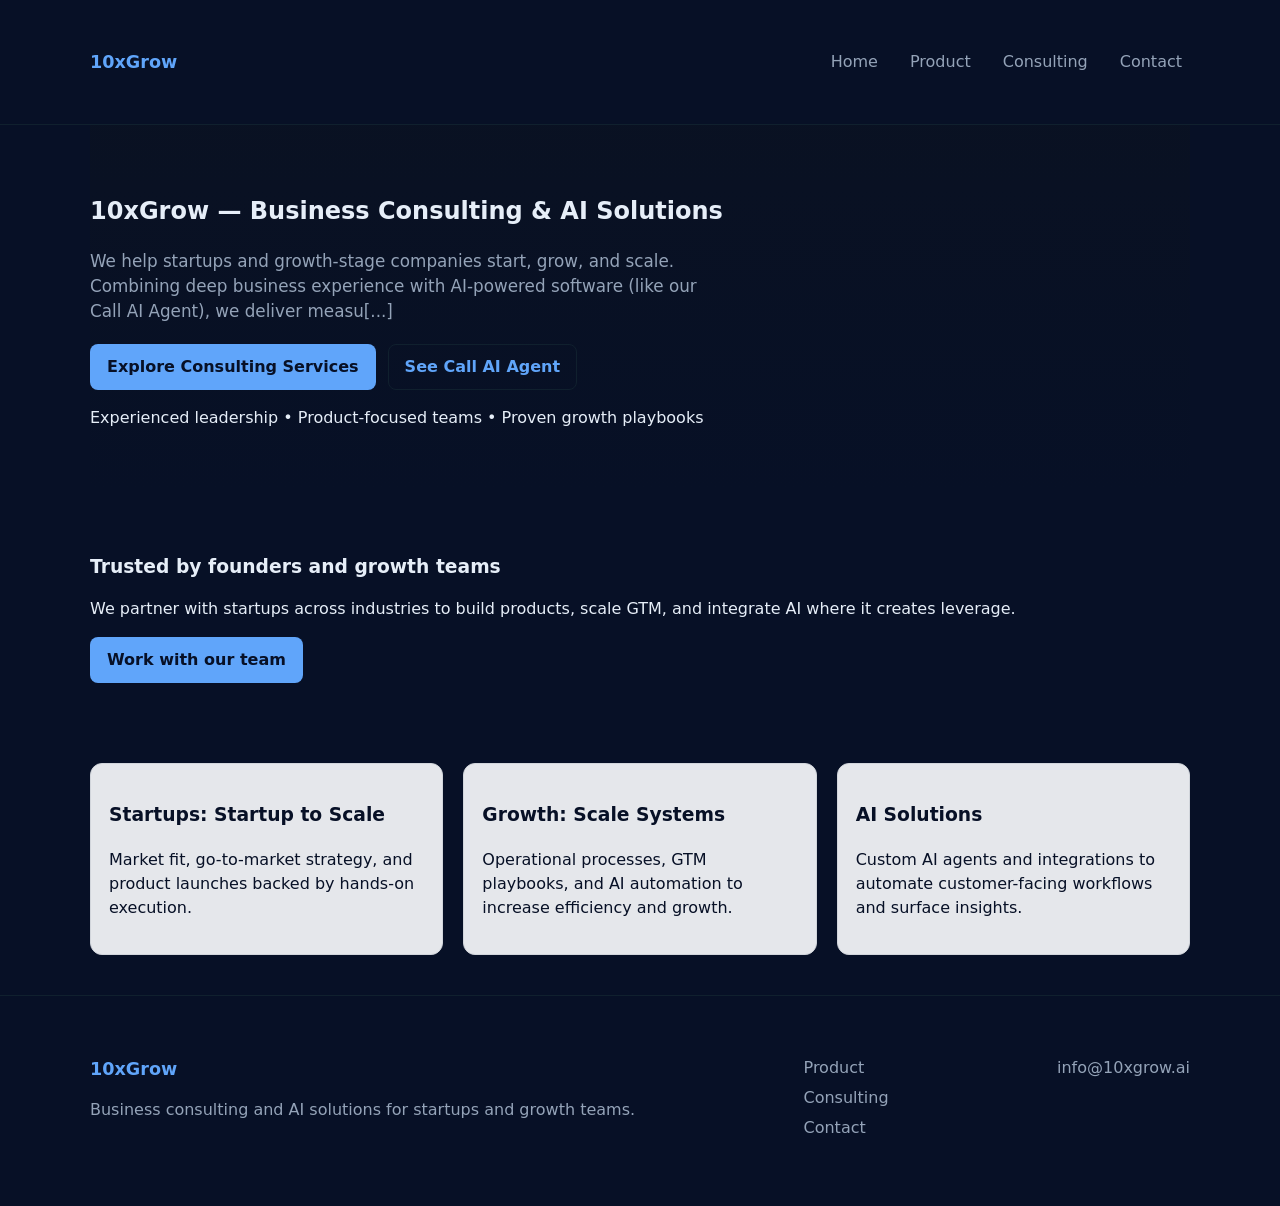
<file: index.html>
<!doctype html>
<html lang="en">
<head>
  <meta charset="utf-8" />
  <meta name="viewport" content="width=device-width,initial-scale=1" />
  <title>10xGrow — Software & AI Agents Micro-SaaS | Call AI Agent & Consulting</title>
  <meta name="description" content="10xGrow helps startups start, grow, and scale through business consulting and AI solutions. Explore our products like Call AI Agent or learn how our consulting t[...]" />
  <link rel="stylesheet" href="styles.css" />
  <link rel="stylesheet" href="product-demo.css" />
  <script defer src="script.js"></script>
</head>
<body>
  <header class="site-header">
    <div class="container header-inner">
      <a class="brand" href="index.html">10xGrow</a>
      <nav class="nav" id="main-nav">
        <a href="index.html" aria-current="page">Home</a>
        <a href="product.html">Product</a>
        <a href="consulting.html">Consulting</a>
        <a href="contact.html">Contact</a>
      </nav>
      <button id="nav-toggle" aria-label="Toggle menu" class="nav-toggle">☰</button>
    </div>
  </header>

  <main>
    <section class="container hero">
      <div class="hero-inner">
        <div class="hero-content">
          <h1>10xGrow — Business Consulting & AI Solutions</h1>
          <p class="lead">We help startups and growth-stage companies start, grow, and scale. Combining deep business experience with AI-powered software (like our Call AI Agent), we deliver measu[...]</p>

          <div class="hero-ctas">
            <a class="btn btn-primary" href="consulting.html" data-cta="hero-consult">Explore Consulting Services</a>
            <a class="btn btn-outline" href="product.html" data-cta="hero-product">See Call AI Agent</a>
          </div>

          <p class="meta">Experienced leadership • Product-focused teams • Proven growth playbooks</p>
        </div>

      </div>
    </section>

    <section class="container trust">
      <div class="trust-inner">
        <div>
          <h3>Trusted by founders and growth teams</h3>
          <p>We partner with startups across industries to build products, scale GTM, and integrate AI where it creates leverage.</p>
          <a class="btn btn-primary" href="consulting.html" data-cta="trust-consult">Work with our team</a>
        </div>
      </div>
    </section>

    <section class="container highlights">
      <div class="grid grid-3">
        <div class="card">
          <h3>Startups: Startup to Scale</h3>
          <p>Market fit, go-to-market strategy, and product launches backed by hands-on execution.</p>
        </div>
        <div class="card">
          <h3>Growth: Scale Systems</h3>
          <p>Operational processes, GTM playbooks, and AI automation to increase efficiency and growth.</p>
        </div>
        <div class="card">
          <h3>AI Solutions</h3>
          <p>Custom AI agents and integrations to automate customer-facing workflows and surface insights.</p>
        </div>
      </div>
    </section>

  </main>

  <footer class="site-footer">
    <div class="container footer-inner">
      <div class="brand-col">
        <a class="brand" href="index.html">10xGrow</a>
        <p>Business consulting and AI solutions for startups and growth teams.</p>
      </div>

      <div class="links-col">
        <a href="product.html">Product</a>
        <a href="consulting.html">Consulting</a>
        <a href="contact.html">Contact</a>
      </div>

      <div class="contact-col">
        <a href="mailto:info@10xgrow.ai">info@10xgrow.ai</a>
      </div>
    </div>
  </footer>

</body>
</html>
</file>
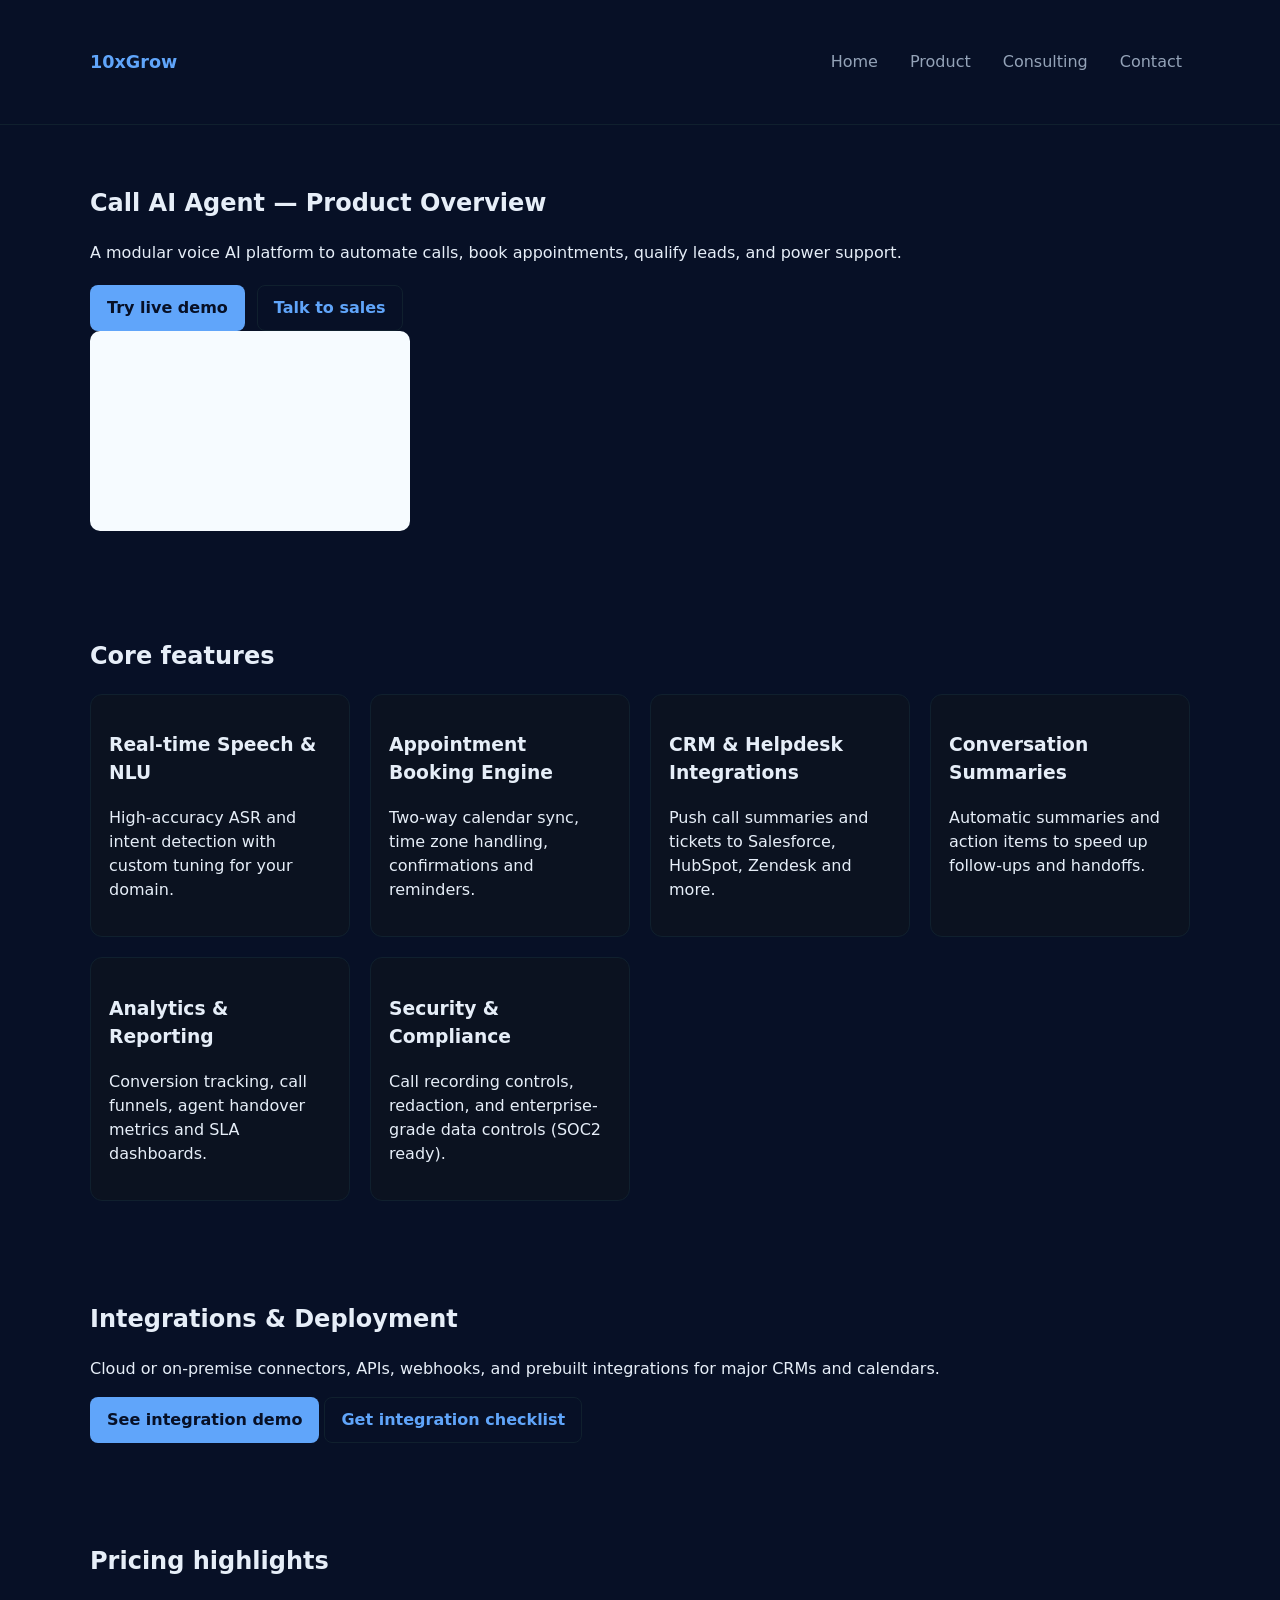
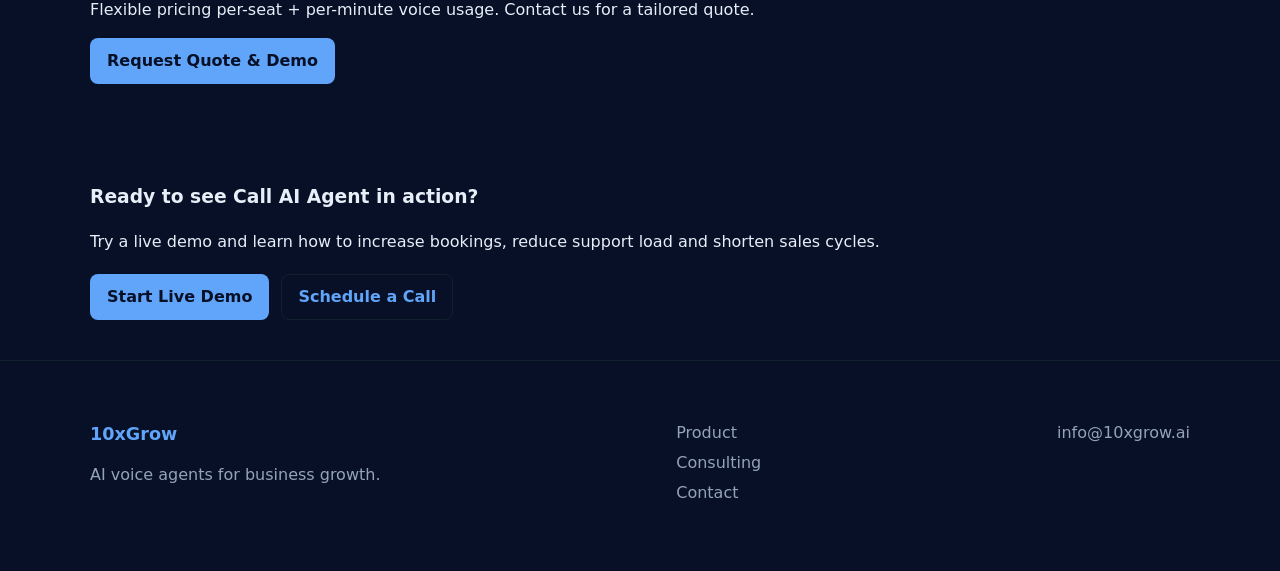
<file: callaiagent.html>
<!doctype html>
<html lang="en">
<head>
  <meta charset="utf-8" />
  <meta name="viewport" content="width=device-width,initial-scale=1" />
  <title>Call AI Agent — Product — 10xGrow</title>
  <meta name="description" content="Deep dive into Call AI Agent features: speech-to-text, NLU, calendaring, CRM integrations, analytics, and compliance." />
  <link rel="stylesheet" href="styles.css" />
  <script defer src="script.js"></script>
</head>
<body>
  <header class="site-header">
    <div class="container header-inner">
      <a class="brand" href="index.html">10xGrow</a>
      <nav class="nav" id="main-nav-2">
        <a href="index.html">Home</a>
        <a href="product.html">Product</a>
        <a href="consulting.html">Consulting</a>
        <a href="contact.html">Contact</a>
      </nav>
      <button id="nav-toggle-2" aria-label="Toggle menu" class="nav-toggle">☰</button>
    </div>
  </header>

  <main>
    <section class="product-hero container">
      <div class="product-hero-inner">
        <div>
          <h1>Call AI Agent — Product Overview</h1>
          <p class="lead">A modular voice AI platform to automate calls, book appointments, qualify leads, and power support.</p>
          <div class="hero-ctas">
            <a class="btn btn-primary" href="product-demo.html" data-cta="product-try-demo">Try live demo</a>
            <a class="btn btn-outline" href="contact.html" data-cta="product-contact">Talk to sales</a>
          </div>
        </div>
        <div class="product-visual" aria-hidden="true">
          <svg width="320" height="200" viewBox="0 0 320 200" xmlns="http://www.w3.org/2000/svg">
            <rect width="320" height="200" rx="10" fill="#F6FBFF"/>
          </svg>
        </div>
      </div>
    </section>

    <section class="container" id="features">
      <h2>Core features</h2>
      <div class="grid grid-3">
        <article class="card">
          <h3>Real-time Speech & NLU</h3>
          <p>High-accuracy ASR and intent detection with custom tuning for your domain.</p>
        </article>
        <article class="card">
          <h3>Appointment Booking Engine</h3>
          <p>Two-way calendar sync, time zone handling, confirmations and reminders.</p>
        </article>
        <article class="card">
          <h3>CRM & Helpdesk Integrations</h3>
          <p>Push call summaries and tickets to Salesforce, HubSpot, Zendesk and more.</p>
        </article>

        <article class="card">
          <h3>Conversation Summaries</h3>
          <p>Automatic summaries and action items to speed up follow-ups and handoffs.</p>
        </article>
        <article class="card">
          <h3>Analytics & Reporting</h3>
          <p>Conversion tracking, call funnels, agent handover metrics and SLA dashboards.</p>
        </article>
        <article class="card">
          <h3>Security & Compliance</h3>
          <p>Call recording controls, redaction, and enterprise-grade data controls (SOC2 ready).</p>
        </article>
      </div>
    </section>

    <section class="container integrations" id="integrations">
      <h2>Integrations & Deployment</h2>
      <p>Cloud or on-premise connectors, APIs, webhooks, and prebuilt integrations for major CRMs and calendars.</p>
      <div class="integration-ctas">
        <a class="btn btn-primary" href="product-demo.html" data-cta="integrations-demo">See integration demo</a>
        <a class="btn btn-outline" href="contact.html" data-cta="integrations-contact">Get integration checklist</a>
      </div>
    </section>

    <section class="pricing container" id="pricing">
      <h2>Pricing highlights</h2>
      <p>Flexible pricing per-seat + per-minute voice usage. Contact us for a tailored quote.</p>
      <div class="cta-large">
        <a class="btn btn-primary" href="product-demo.html" data-cta="pricing-demo">Request Quote & Demo</a>
      </div>
    </section>

    <section class="demo-cta container">
      <div class="demo-cta-inner">
        <h3>Ready to see Call AI Agent in action?</h3>
        <p>Try a live demo and learn how to increase bookings, reduce support load and shorten sales cycles.</p>
        <div class="hero-ctas">
          <a class="btn btn-primary" href="product-demo.html" data-cta="page-demo">Start Live Demo</a>
          <a class="btn btn-outline" href="contact.html" data-cta="page-talk">Schedule a Call</a>
        </div>
      </div>
    </section>
  </main>

  <footer class="site-footer">
    <div class="container footer-inner">
      <div class="brand-col">
        <a class="brand" href="index.html">10xGrow</a>
        <p>AI voice agents for business growth.</p>
      </div>
      <div class="links-col">
        <a href="product.html">Product</a>
        <a href="consulting.html">Consulting</a>
        <a href="contact.html">Contact</a>
      </div>
      <div class="contact-col">
        <a href="mailto:info@10xgrow.ai">info@10xgrow.ai</a>
      </div>
    </div>
  </footer>
</body>
</html>
</file>
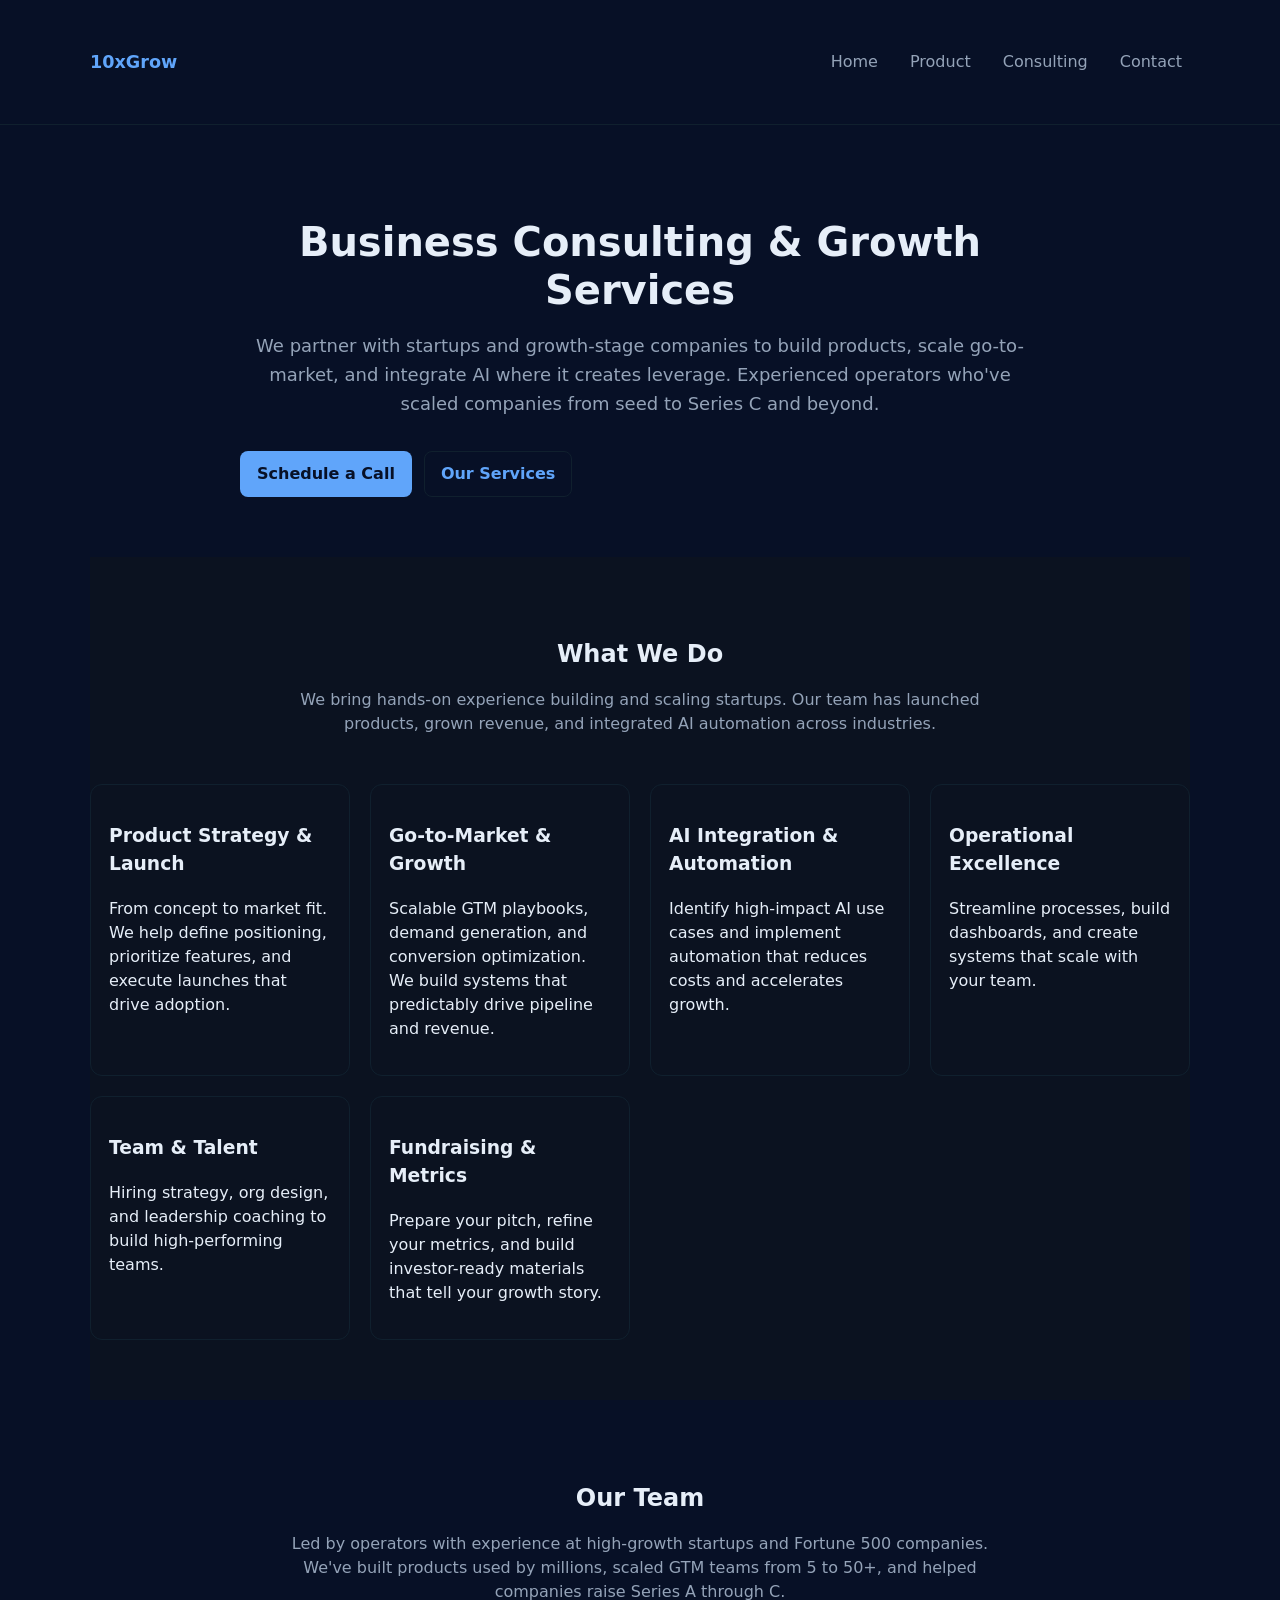
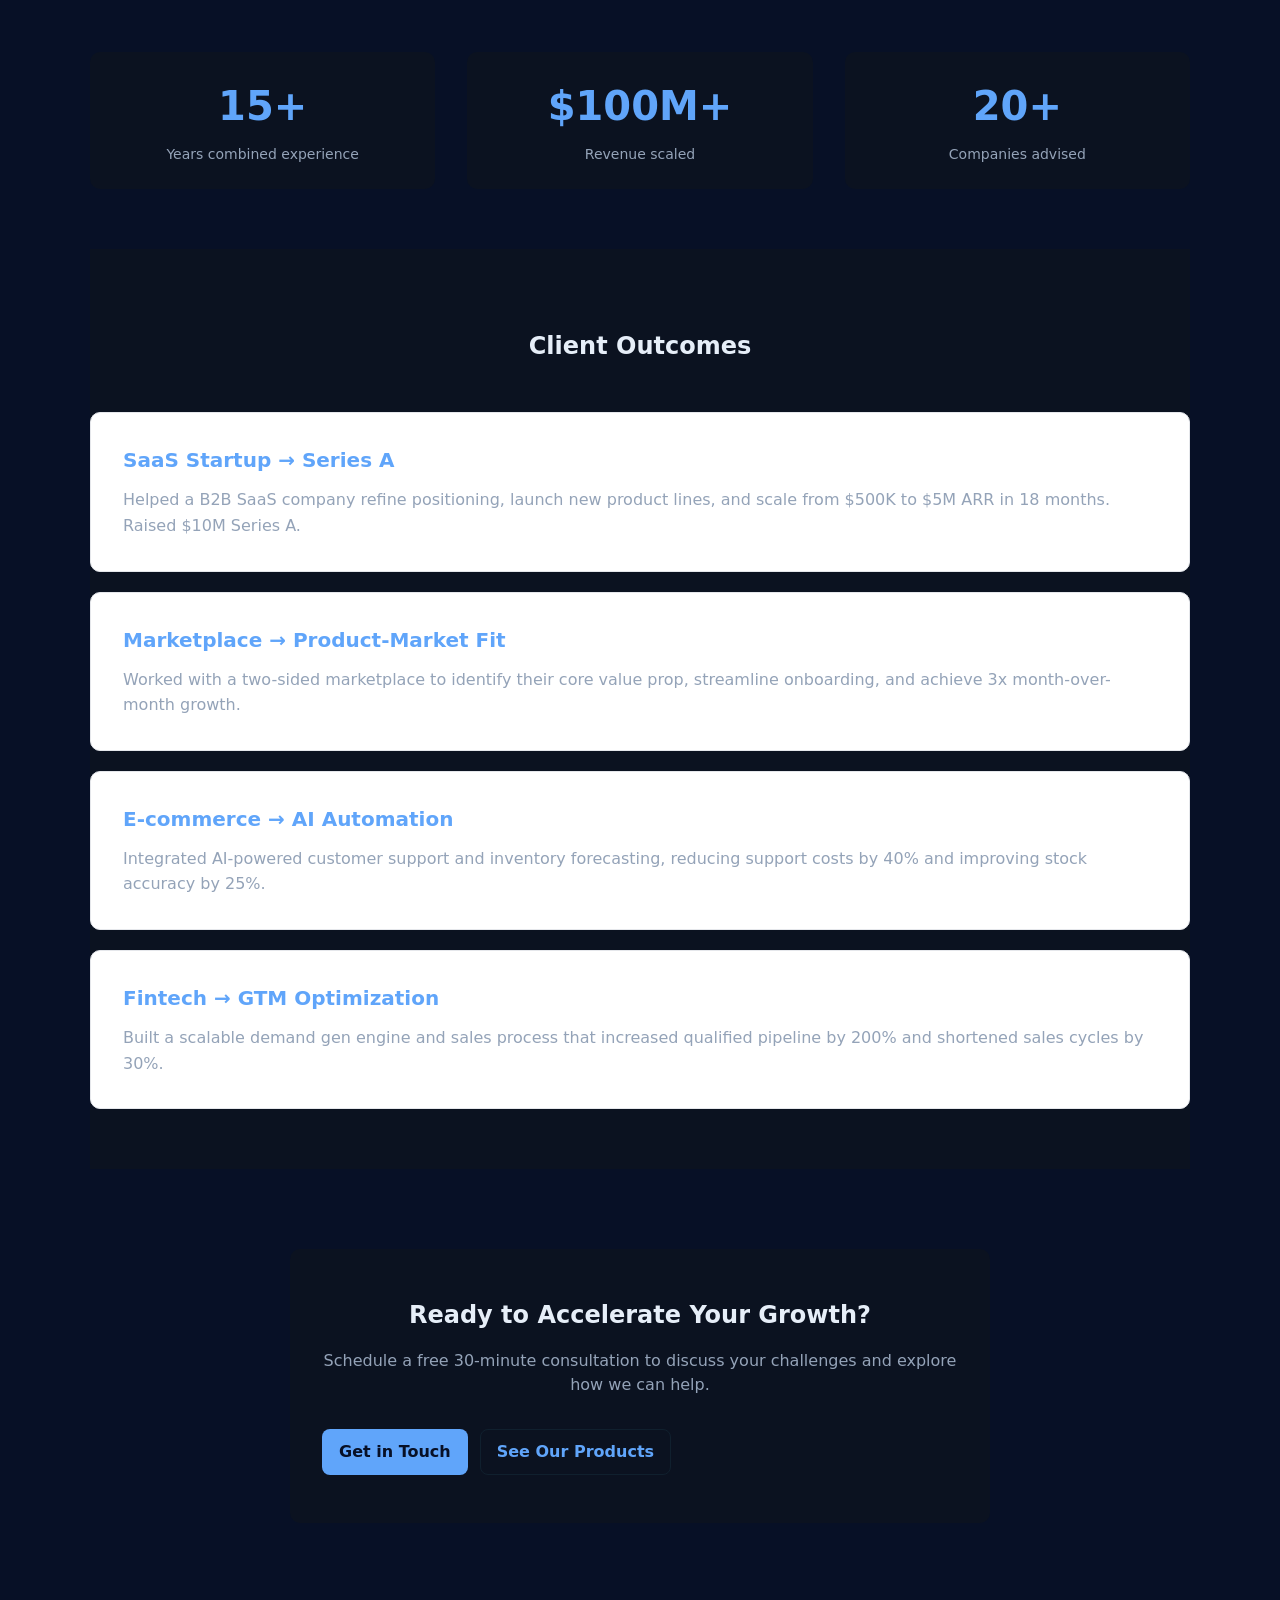
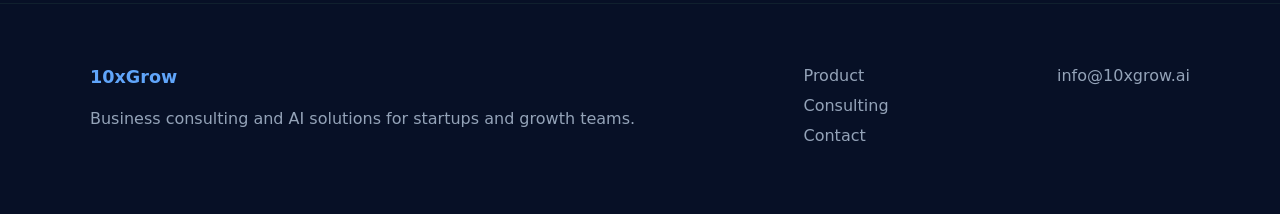
<file: consulting.html>
<!doctype html>
<html lang="en">
<head>
  <meta charset="utf-8" />
  <meta name="viewport" content="width=device-width,initial-scale=1" />
  <title>Consulting Services — 10xGrow</title>
  <meta name="description" content="10xGrow consulting services help startups and growth-stage companies build products, scale GTM, and integrate AI for measurable growth." />
  <link rel="stylesheet" href="styles.css" />
  <link rel="stylesheet" href="consulting.css" />
  <script defer src="script.js"></script>
</head>
<body>
  <header class="site-header">
    <div class="container header-inner">
      <a class="brand" href="index.html">10xGrow</a>
      <nav class="nav" id="nav-consulting">
        <a href="index.html">Home</a>
        <a href="product.html">Product</a>
        <a href="consulting.html" aria-current="page">Consulting</a>
        <a href="contact.html">Contact</a>
      </nav>
      <button id="nav-toggle-4" aria-label="Toggle menu" class="nav-toggle">☰</button>
    </div>
  </header>

  <main>
    <section class="consulting-hero container">
      <div class="consulting-hero-inner">
        <h1>Business Consulting & Growth Services</h1>
        <p class="lead">We partner with startups and growth-stage companies to build products, scale go-to-market, and integrate AI where it creates leverage. Experienced operators who've scaled companies from seed to Series C and beyond.</p>
        <div class="hero-ctas">
          <a class="btn btn-primary" href="contact.html" data-cta="consulting-contact">Schedule a Call</a>
          <a class="btn btn-outline" href="#services" data-cta="consulting-services">Our Services</a>
        </div>
      </div>
    </section>

    <section class="container consulting-services" id="services">
      <h2>What We Do</h2>
      <p>We bring hands-on experience building and scaling startups. Our team has launched products, grown revenue, and integrated AI automation across industries.</p>
      
      <div class="grid grid-3">
        <article class="card">
          <h3>Product Strategy & Launch</h3>
          <p>From concept to market fit. We help define positioning, prioritize features, and execute launches that drive adoption.</p>
        </article>
        
        <article class="card">
          <h3>Go-to-Market & Growth</h3>
          <p>Scalable GTM playbooks, demand generation, and conversion optimization. We build systems that predictably drive pipeline and revenue.</p>
        </article>
        
        <article class="card">
          <h3>AI Integration & Automation</h3>
          <p>Identify high-impact AI use cases and implement automation that reduces costs and accelerates growth.</p>
        </article>
        
        <article class="card">
          <h3>Operational Excellence</h3>
          <p>Streamline processes, build dashboards, and create systems that scale with your team.</p>
        </article>
        
        <article class="card">
          <h3>Team & Talent</h3>
          <p>Hiring strategy, org design, and leadership coaching to build high-performing teams.</p>
        </article>
        
        <article class="card">
          <h3>Fundraising & Metrics</h3>
          <p>Prepare your pitch, refine your metrics, and build investor-ready materials that tell your growth story.</p>
        </article>
      </div>
    </section>

    <section class="container consulting-team">
      <h2>Our Team</h2>
      <p>Led by operators with experience at high-growth startups and Fortune 500 companies. We've built products used by millions, scaled GTM teams from 5 to 50+, and helped companies raise Series A through C.</p>
      
      <div class="team-highlights">
        <div class="team-stat">
          <h3>15+</h3>
          <p>Years combined experience</p>
        </div>
        <div class="team-stat">
          <h3>$100M+</h3>
          <p>Revenue scaled</p>
        </div>
        <div class="team-stat">
          <h3>20+</h3>
          <p>Companies advised</p>
        </div>
      </div>
    </section>

    <section class="container consulting-outcomes">
      <h2>Client Outcomes</h2>
      <div class="grid grid-2">
        <article class="outcome-card">
          <h3>SaaS Startup → Series A</h3>
          <p>Helped a B2B SaaS company refine positioning, launch new product lines, and scale from $500K to $5M ARR in 18 months. Raised $10M Series A.</p>
        </article>
        
        <article class="outcome-card">
          <h3>Marketplace → Product-Market Fit</h3>
          <p>Worked with a two-sided marketplace to identify their core value prop, streamline onboarding, and achieve 3x month-over-month growth.</p>
        </article>
        
        <article class="outcome-card">
          <h3>E-commerce → AI Automation</h3>
          <p>Integrated AI-powered customer support and inventory forecasting, reducing support costs by 40% and improving stock accuracy by 25%.</p>
        </article>
        
        <article class="outcome-card">
          <h3>Fintech → GTM Optimization</h3>
          <p>Built a scalable demand gen engine and sales process that increased qualified pipeline by 200% and shortened sales cycles by 30%.</p>
        </article>
      </div>
    </section>

    <section class="container consulting-cta">
      <div class="consulting-cta-inner">
        <h2>Ready to Accelerate Your Growth?</h2>
        <p>Schedule a free 30-minute consultation to discuss your challenges and explore how we can help.</p>
        <div class="hero-ctas">
          <a class="btn btn-primary" href="contact.html" data-cta="consulting-cta">Get in Touch</a>
          <a class="btn btn-outline" href="product.html" data-cta="consulting-product">See Our Products</a>
        </div>
      </div>
    </section>
  </main>

  <footer class="site-footer">
    <div class="container footer-inner">
      <div class="brand-col">
        <a class="brand" href="index.html">10xGrow</a>
        <p>Business consulting and AI solutions for startups and growth teams.</p>
      </div>

      <div class="links-col">
        <a href="product.html">Product</a>
        <a href="consulting.html">Consulting</a>
        <a href="contact.html">Contact</a>
      </div>

      <div class="contact-col">
        <a href="mailto:info@10xgrow.ai">info@10xgrow.ai</a>
      </div>
    </div>
  </footer>

</body>
</html>
</file>
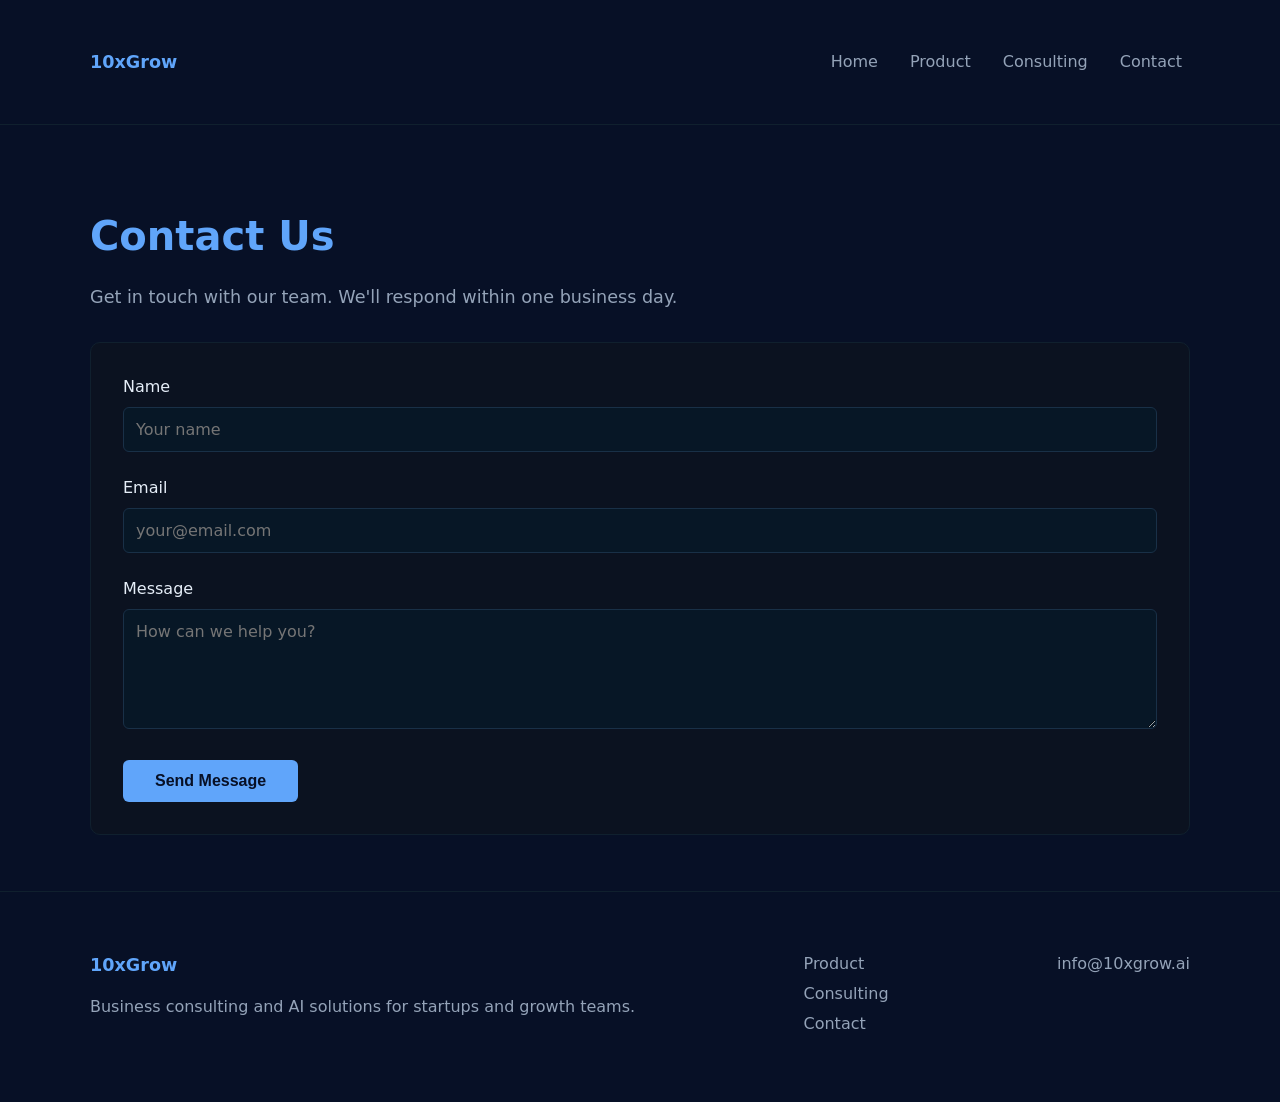
<file: contact.html>
<!doctype html>
<html lang="en">
<head>
  <meta charset="utf-8" />
  <meta name="viewport" content="width=device-width,initial-scale=1" />
  <title>Contact — 10xGrow</title>
  <meta name="description" content="Get in touch with the 10xGrow team. We'll respond within one business day." />
  <link rel="stylesheet" href="styles.css" />
  <script defer src="script.js"></script>
  <style>
    /* Contact page specific styles */
    .contact-hero {
      padding: 48px 0 24px 0;
    }
    
    .contact-hero h1 {
      font-size: 2.5rem;
      margin-bottom: 1rem;
      color: var(--brand);
    }
    
    .contact-intro {
      font-size: 1.1rem;
      margin-bottom: 2rem;
      color: var(--muted);
    }
    
    .form-block {
      background-color: var(--surface);
      border: 1px solid var(--muted-border);
      border-radius: var(--radius);
      padding: 2rem;
      margin-bottom: 2rem;
    }
    
    .form-group {
      margin-bottom: 1.5rem;
    }
    
    .form-group label {
      display: block;
      margin-bottom: 0.5rem;
      color: var(--text);
      font-weight: 500;
    }
    
    .form-group input[type="text"],
    .form-group input[type="email"],
    .form-group textarea {
      width: 100%;
      padding: 0.75rem;
      background-color: var(--input-bg);
      border: 1px solid var(--input-border);
      border-radius: 6px;
      color: var(--text);
      font-size: 1rem;
      font-family: inherit;
    }
    
    .form-group input[type="text"]:focus,
    .form-group input[type="email"]:focus,
    .form-group textarea:focus {
      outline: none;
      border-color: var(--focus-border);
    }
    
    .form-group textarea {
      resize: vertical;
      min-height: 120px;
    }
    
    .form-block button {
      background-color: var(--brand);
      color: var(--bg);
      padding: 0.75rem 2rem;
      border: none;
      border-radius: 6px;
      font-size: 1rem;
      font-weight: 600;
      cursor: pointer;
      transition: background-color 0.2s;
    }
    
    .form-block button:hover {
      opacity: 0.9;
    }
    
    .success-message {
      background-color: #064e3b;
      border: 1px solid #059669;
      color: #6ee7b7;
      padding: 1rem;
      border-radius: 6px;
      margin-top: 1rem;
      min-height: 1rem;
    }
    
    .success-message:empty {
      display: none;
    }
  </style>
</head>
<body>
  <header class="site-header">
    <div class="container header-inner">
      <a class="brand" href="index.html">10xGrow</a>
      <nav class="nav" id="main-nav">
        <a href="index.html">Home</a>
        <a href="product.html">Product</a>
        <a href="consulting.html">Consulting</a>
        <a href="contact.html" aria-current="page">Contact</a>
      </nav>
      <button id="nav-toggle" aria-label="Toggle menu" class="nav-toggle">☰</button>
    </div>
  </header>

  <main>
    <section class="container contact-hero">
      <h1>Contact Us</h1>
      <p class="contact-intro">Get in touch with our team. We'll respond within one business day.</p>
      
      <div class="form-block">
        <form id="contact-form">
          <div class="form-group">
            <label for="name">Name</label>
            <input type="text" id="name" name="name" required placeholder="Your name">
          </div>
          
          <div class="form-group">
            <label for="email">Email</label>
            <input type="email" id="email" name="email" required placeholder="your@email.com">
          </div>
          
          <div class="form-group">
            <label for="message">Message</label>
            <textarea id="message" name="message" required placeholder="How can we help you?"></textarea>
          </div>
          
          <button type="submit">Send Message</button>
          
          <div id="contact-form-msg" class="success-message"></div>
        </form>
      </div>
    </section>
  </main>

  <footer class="site-footer">
    <div class="container footer-inner">
      <div class="brand-col">
        <a class="brand" href="index.html">10xGrow</a>
        <p>Business consulting and AI solutions for startups and growth teams.</p>
      </div>

      <div class="links-col">
        <a href="product.html">Product</a>
        <a href="consulting.html">Consulting</a>
        <a href="contact.html">Contact</a>
      </div>

      <div class="contact-col">
        <a href="mailto:info@10xgrow.ai">info@10xgrow.ai</a>
      </div>
    </div>
  </footer>
</body>
</html>
</file>
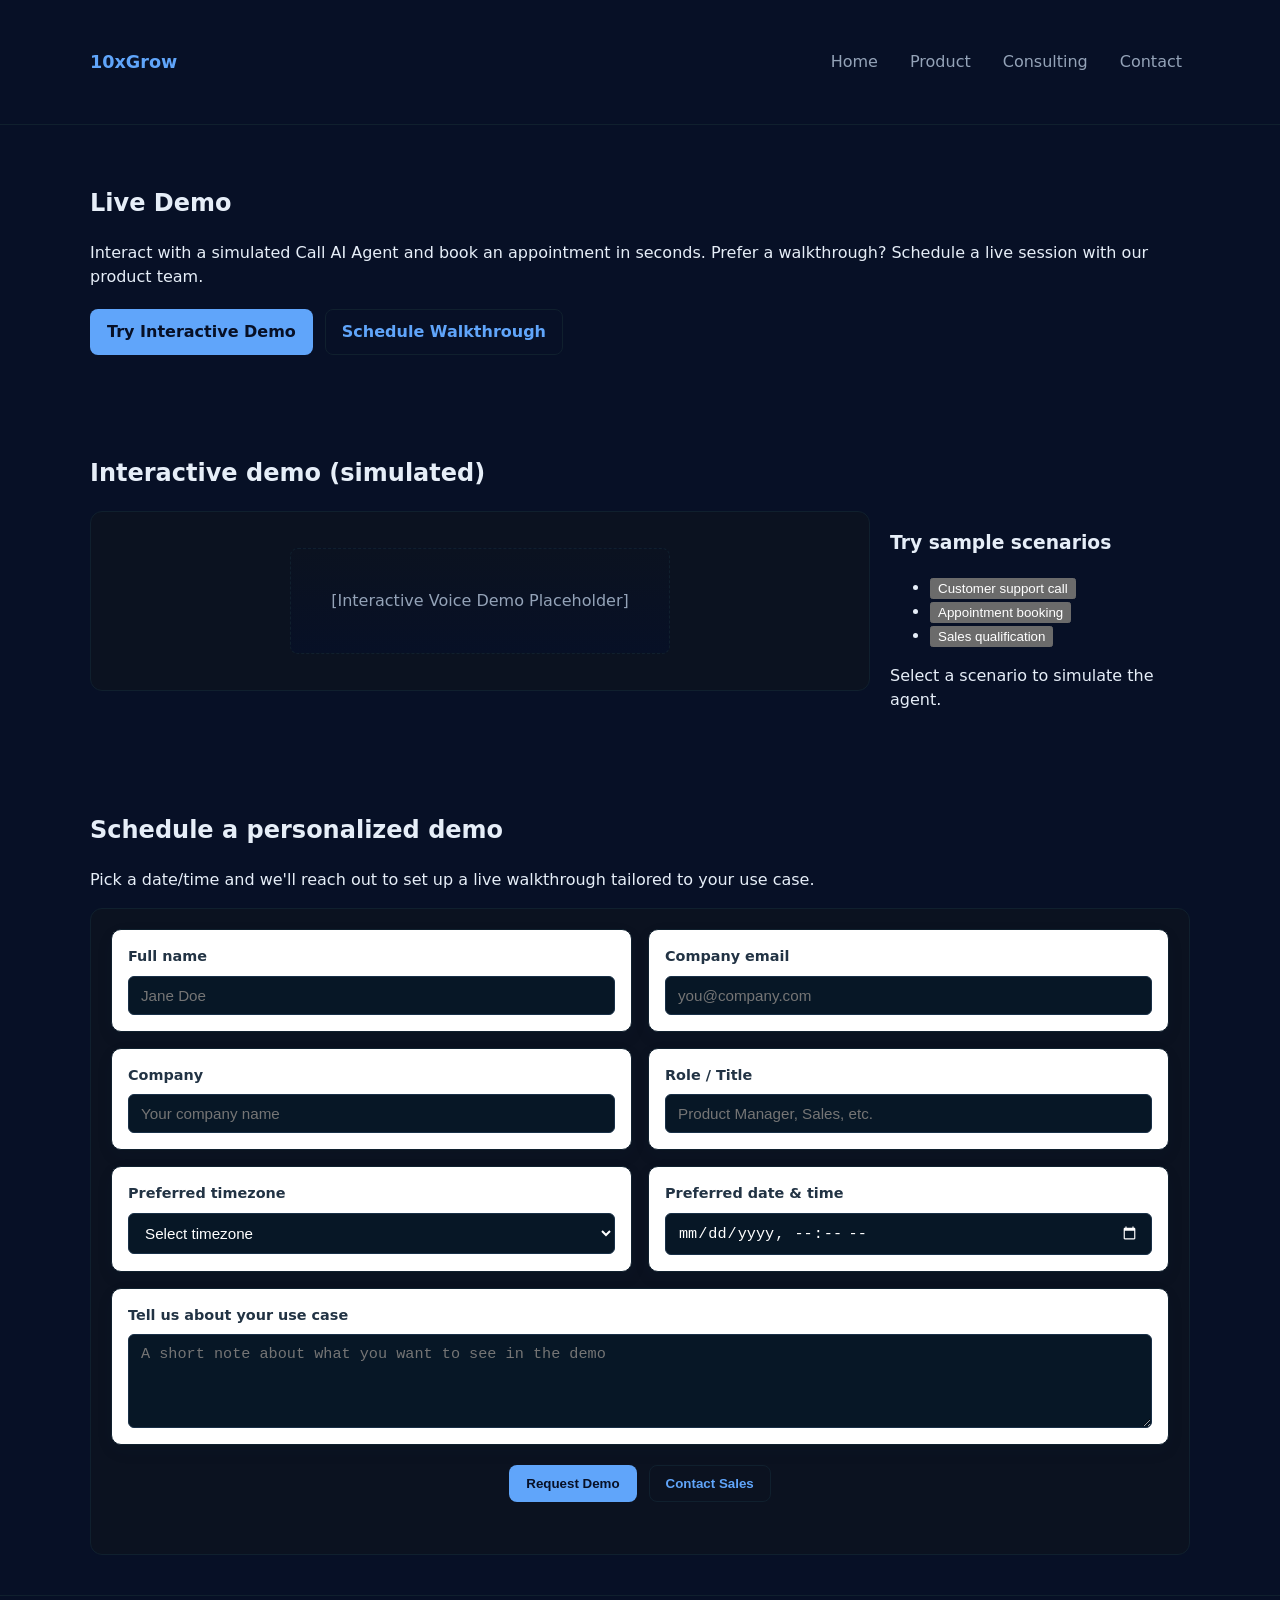
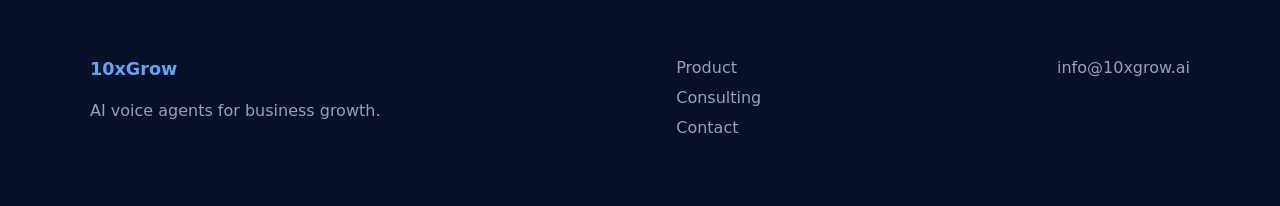
<file: product-demo.html>
<!doctype html>
<html lang="en">
<head>
  <meta charset="utf-8" />
  <meta name="viewport" content="width=device-width,initial-scale=1" />
  <title>Live Demo — Call AI Agent | 10xGrow</title>
  <meta name="description" content="Live demo page for 10xGrow Call AI Agent. Watch an interactive demo or schedule a walkthrough with our product specialists." />
  <link rel="stylesheet" href="styles.css" />
  <!-- page-specific styles for the cards layout -->
  <link rel="stylesheet" href="product-demo.css" />
  <script defer src="script.js"></script>
</head>
<body>
  <header class="site-header">
    <div class="container header-inner">
      <a class="brand" href="index.html">10xGrow</a>
      <nav class="nav" id="nav-demo">
        <a href="index.html">Home</a>
        <a href="product.html">Product</a>
        <a href="consulting.html">Consulting</a>
        <a href="contact.html">Contact</a>
      </nav>
      <button id="nav-toggle-3" aria-label="Toggle menu" class="nav-toggle">☰</button>
    </div>
  </header>

  <main>
    <section class="demo-hero container">
      <h1>Live Demo</h1>
      <p class="lead">Interact with a simulated Call AI Agent and book an appointment in seconds. Prefer a walkthrough? Schedule a live session with our product team.</p>
      <div class="hero-ctas">
        <a class="btn btn-primary" href="#demo-area" data-cta="demo-scroll">Try Interactive Demo</a>
        <a class="btn btn-outline" href="#book-demo" data-cta="demo-book">Schedule Walkthrough</a>
      </div>
    </section>

    <section class="container" id="demo-area">
      <h2>Interactive demo (simulated)</h2>
      <div class="demo-panel">
        <div class="demo-video" role="img" aria-label="Demo placeholder">
          <!-- Placeholder for an embedded demo or video -->
          <div class="video-placeholder">[Interactive Voice Demo Placeholder]</div>
        </div>
        <aside class="demo-controls">
          <h3>Try sample scenarios</h3>
          <ul>
            <li><button class="scenario" data-scenario="support">Customer support call</button></li>
            <li><button class="scenario" data-scenario="booking">Appointment booking</button></li>
            <li><button class="scenario" data-scenario="sales">Sales qualification</button></li>
          </ul>
          <div class="demo-output" id="demo-output" aria-live="polite">Select a scenario to simulate the agent.</div>
        </aside>
      </div>
    </section>

    <section class="container" id="book-demo">
      <h2>Schedule a personalized demo</h2>
      <p>Pick a date/time and we'll reach out to set up a live walkthrough tailored to your use case.</p>

      <!-- Updated form: card-style layout (only this section changed) -->
      <form id="demo-form" class="form demo-cards-form" novalidate>
        <div class="cards-grid" role="group" aria-labelledby="book-demo">
          <div class="form-card">
            <label for="name">Full name</label>
            <input id="name" type="text" name="name" required placeholder="Jane Doe" />
          </div>

          <div class="form-card">
            <label for="email">Company email</label>
            <input id="email" type="email" name="email" required placeholder="you@company.com" />
          </div>

          <div class="form-card">
            <label for="company">Company</label>
            <input id="company" type="text" name="company" placeholder="Your company name" />
          </div>

          <div class="form-card">
            <label for="role">Role / Title</label>
            <input id="role" type="text" name="role" placeholder="Product Manager, Sales, etc." />
          </div>

          <div class="form-card">
            <label for="timezone">Preferred timezone</label>
            <select id="timezone" name="timezone">
              <option value="">Select timezone</option>
              <option value="us-pst">US / Pacific</option>
              <option value="us-est">US / Eastern</option>
              <option value="utc">UTC</option>
            </select>
          </div>

          <div class="form-card">
            <label for="datetime">Preferred date & time</label>
            <input id="datetime" type="datetime-local" name="datetime" />
          </div>

          <div class="form-card form-card--full">
            <label for="message">Tell us about your use case</label>
            <textarea id="message" name="message" rows="4" placeholder="A short note about what you want to see in the demo"></textarea>
          </div>
        </div>

        <div class="form-actions form-actions--center">
          <button type="submit" class="btn btn-primary">Request Demo</button>
          <button type="button" class="btn btn-outline" onclick="location.href='contact.html'">Contact Sales</button>
        </div>

        <div id="demo-form-msg" class="form-msg" aria-live="polite"></div>
      </form>
    </section>
  </main>

  <footer class="site-footer">
    <div class="container footer-inner">
      <div class="brand-col">
        <a class="brand" href="index.html">10xGrow</a>
        <p>AI voice agents for business growth.</p>
      </div>
      <div class="links-col">
        <a href="product.html">Product</a>
        <a href="consulting.html">Consulting</a>
        <a href="contact.html">Contact</a>
      </div>
      <div class="contact-col">
        <a href="mailto:info@10xgrow.ai">info@10xgrow.ai</a>
      </div>
    </div>
  </footer>
</body>
</html>
</file>
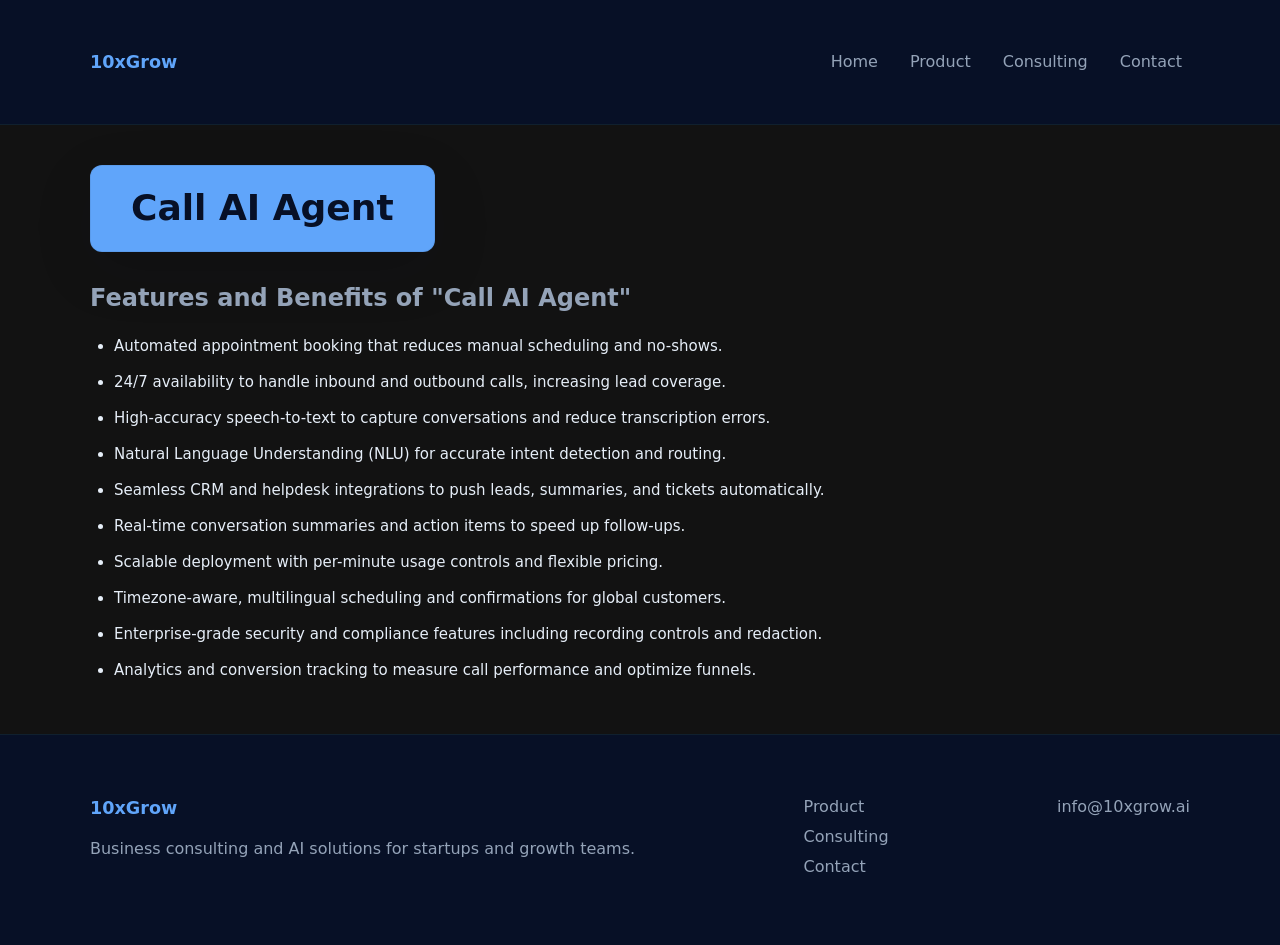
<file: product.html>
<!doctype html>
<html lang="en">
<head>
  <meta charset="utf-8" />
  <meta name="viewport" content="width=device-width,initial-scale=1" />
  <title>Call AI Agent — 10xGrow</title>
  <meta name="description" content="Call AI Agent — features and benefits" />

  <!-- site styles (provides --bg, --text, --brand, header/footer layout, etc.) -->
  <link rel="stylesheet" href="styles.css" />
  <link rel="stylesheet" href="product-demo.css" />
  <script defer src="script.js"></script>

  <style>
    /* Page-specific card overrides only.
       Do NOT change page background or global text color – those come from styles.css. */
    :root {
      --card-bg: var(--brand);   /* site brand blue */
      --card-text: var(--bg);    /* dark page background color for contrast on the blue card */
      --card-padding-y: 24px;    /* ~2x vertical padding */
      --card-padding-x: 40px;    /* ~2x horizontal padding */
      --card-radius: 12px;
      --card-shadow: 0 18px 60px rgba(2,6,23,0.12);
      --product-max-width: 1100px;
    }

    html,body { height:100%; margin:0; }

    /* keep site background and text color from styles.css */
    body {
      font-family: Inter, system-ui, -apple-system, "Segoe UI", Roboto, "Helvetica Neue", Arial;
      background: transparent; /* inherit from styles.css which sets var(--bg) */
      color: var(--text);
      box-sizing: border-box;
    }

    .product-main { padding: 40px 0; max-width: var(--product-max-width); margin: 0 auto; }

    /* Clickable card: left-aligned shrink-to-fit */
    .card {
      display: inline-block;
      background: var(--card-bg);
      color: var(--card-text);
      border-radius: var(--card-radius);
      box-shadow: var(--card-shadow);
      text-decoration: none;
      border: 1px solid rgba(0,0,0,0.06);
      padding: var(--card-padding-y) var(--card-padding-x);
      transition: transform 180ms ease, box-shadow 180ms ease;
      box-sizing: border-box;
      text-align: left;
      margin: 0;
    }
    .card:hover,
    .card:focus {
      transform: translateY(-6px);
      box-shadow: 0 28px 80px rgba(2,6,23,0.16);
      outline: none;
    }

    /* Title scaled ~2x */
    .card-title {
      margin: 0;
      font-size: 36px;   /* ~2x larger */
      font-weight: 800;
      line-height: 1;
      white-space: nowrap;
      color: var(--card-text);
    }

    /* Features heading increased by two sizes */
    .card-subhead {
      margin: 28px 0 18px 0;
      font-size: 24px; /* larger than default */
      color: var(--muted);
      font-weight: 700;
    }

    .features { margin:0; padding-left:24px; color:var(--text); }
    .features li { margin-bottom:12px; line-height:1.6; font-size:15px; }

    @media (max-width:900px) {
      :root {
        --card-padding-y: 18px;
        --card-padding-x: 28px;
      }
      .card-title { font-size:28px; white-space: normal; }
      .card-subhead { font-size:20px; }
    }

    @media (max-width:480px) {
      :root {
        --card-padding-y: 12px;
        --card-padding-x: 16px;
      }
      .card { display:block; width:100%; }
      .card-title { font-size:20px; }
      .card-subhead { font-size:18px; }
      .features li { font-size:14px; }
    }
  </style>
</head>
<body>
  <header class="site-header">
    <div class="container header-inner">
      <a class="brand" href="index.html">10xGrow</a>
      <nav class="nav" id="main-nav">
        <a href="index.html">Home</a>
        <a href="product.html" aria-current="page">Product</a>
        <a href="consulting.html">Consulting</a>
        <a href="contact.html">Contact</a>
      </nav>
      <button id="nav-toggle" aria-label="Toggle menu" class="nav-toggle">☰</button>
    </div>
  </header>

  <main class="product-main" role="main" aria-labelledby="call-agent-heading">
    <!-- Left-aligned, blue (brand) card linking to demo -->
    <a class="card" href="product-demo.html" aria-label="Open Call AI Agent demo" id="call-agent-card">
      <span id="call-agent-heading" class="card-title">Call AI Agent</span>
    </a>

    <div role="region" aria-labelledby="features-heading" style="margin-top:22px;">
      <h2 id="features-heading" class="card-subhead">Features and Benefits of "Call AI Agent"</h2>

      <ul class="features" aria-labelledby="features-heading">
        <li>Automated appointment booking that reduces manual scheduling and no-shows.</li>
        <li>24/7 availability to handle inbound and outbound calls, increasing lead coverage.</li>
        <li>High-accuracy speech-to-text to capture conversations and reduce transcription errors.</li>
        <li>Natural Language Understanding (NLU) for accurate intent detection and routing.</li>
        <li>Seamless CRM and helpdesk integrations to push leads, summaries, and tickets automatically.</li>
        <li>Real-time conversation summaries and action items to speed up follow-ups.</li>
        <li>Scalable deployment with per-minute usage controls and flexible pricing.</li>
        <li>Timezone-aware, multilingual scheduling and confirmations for global customers.</li>
        <li>Enterprise-grade security and compliance features including recording controls and redaction.</li>
        <li>Analytics and conversion tracking to measure call performance and optimize funnels.</li>
      </ul>
    </div>
  </main>

  <footer class="site-footer">
    <div class="container footer-inner">
      <div class="brand-col">
        <a class="brand" href="index.html">10xGrow</a>
        <p>Business consulting and AI solutions for startups and growth teams.</p>
      </div>

      <div class="links-col">
        <a href="product.html">Product</a>
        <a href="consulting.html">Consulting</a>
        <a href="contact.html">Contact</a>
      </div>

      <div class="contact-col">
        <a href="mailto:info@10xgrow.ai">info@10xgrow.ai</a>
      </div>
    </div>
  </footer>
</body>
</html>
</file>
<file: styles.css>
:root{
  /* Dark theme defaults (active by default) */
  --bg: #071026;          /* page background */
  --surface: #0b1220;     /* card / surface */
  --text: #e6eef8;        /* primary text */
  --muted: #94a3b8;       /* secondary text */
  --brand: #60a5fa;       /* brand / accents */
  --accent: #60a5fa;
  --muted-border: #10202e; /* borders around surfaces */
  --input-border: #193047;
  --input-bg: #071726;
  --focus-border: #7fb8ff;
  --radius:10px;
  --container:1100px;
  --max-width:1100px;
  --gap:24px;
  font-family:Inter, system-ui, -apple-system, "Segoe UI", Roboto, "Helvetica Neue", Arial;
  color-scheme: dark;
}

/* Keep compatibility for systems that prefer light if explicitly set by user */
@media (prefers-color-scheme: light) {
  :root:not([data-theme='light']) {
    /* still keep dark as default; user can explicitly set data-theme='light' to opt-in light theme */
  }
}

*{box-sizing:border-box}
html,body{height:100%}
body{
  margin:0;
  background:var(--bg);
  color:var(--text);
  -webkit-font-smoothing:antialiased;
  -moz-osx-font-smoothing:grayscale;
  line-height:1.5;
}

.container{
  width:calc(100% - 48px);
  max-width:var(--max-width);
  margin:0 auto;
  padding:40px 0;
}

.header-inner, .footer-inner{
  display:flex;
  align-items:center;
  justify-content:space-between;
  gap:16px;
  width:100%;
}

.site-header{
  border-bottom:1px solid var(--muted-border);
  background:var(--bg);
  position:sticky;
  top:0;
  z-index:40;
}

.brand{
  font-weight:700;
  color:var(--brand);
  text-decoration:none;
  font-size:1.1rem;
}

.nav{
  display:flex;
  gap:16px;
  align-items:center;
}
.nav a{color:var(--muted);text-decoration:none;padding:10px 8px;border-radius:8px}
.nav a.cta-link{background:linear-gradient(90deg,var(--brand),#5aa2ff);color:#071026;padding:8px 12px}
.nav-toggle{display:none;background:none;border:0;font-size:1.25rem}

.hero{
  background:linear-gradient(180deg, rgba(11,18,32,0.6) 0%, rgba(7,16,38,0.0) 100%);
  padding:48px 0;
}
.hero-inner{
  display:flex;
  align-items:center;
  gap:40px;
  justify-content:space-between;
}
.hero-content{max-width:640px}
.hero .lead{color:var(--muted);font-size:1.05rem;margin-top:12px}
.hero-ctas{margin-top:20px;display:flex;gap:12px;flex-wrap:wrap}

.btn{
  display:inline-block;
  padding:10px 16px;
  border-radius:8px;
  text-decoration:none;
  cursor:pointer;
  font-weight:600;
  border:1px solid transparent;
}
.btn-primary{background:var(--brand);color:var(--bg)}
.btn-outline{background:transparent;border-color:var(--muted-border);color:var(--brand)}
.small-cta, .link-cta { color:var(--brand); text-decoration:none; font-weight:600; }

.features h2, .use-cases h2, .trust h3{margin-bottom:12px}
.grid{display:grid;gap:20px}
.grid-3{grid-template-columns:repeat(auto-fit,minmax(220px,1fr));}

.card{
  background:var(--surface);
  padding:18px;
  border-radius:12px;
  border:1px solid var(--muted-border);
}

/* Highlight section: use light grey background for the three cards in the highlights section */
.highlights .card{
  background:#e5e7eb; /* light gray */
  color:#071026;      /* dark text for contrast */
  border:1px solid #d1d5db;
}

/* ensure headings/links inside the highlight cards inherit the dark color */
.highlights .card h3,
.highlights .card p,
.highlights .card a {
  color: inherit;
}

.trust{background:var(--bg);padding-bottom:40px}
.trust-inner{display:flex;align-items:center;justify-content:space-between;gap:20px}
.cta-large{display:flex;gap:12px;align-items:center}

.demo-panel{display:flex;gap:20px;align-items:flex-start}
.demo-video{flex:1;min-height:180px;background:var(--surface);border-radius:12px;border:1px solid var(--muted-border);display:flex;align-items:center;justify-content:center}
.demo-controls{width:300px}
.video-placeholder{padding:40px;color:var(--muted);background:linear-gradient(180deg,var(--surface), var(--bg));border-radius:8px;border:1px dashed var(--muted-border)}

.form{background:var(--surface);padding:20px;border-radius:12px;border:1px solid var(--muted-border)}
.grid-form{display:grid;gap:12px;grid-template-columns:repeat(auto-fit,minmax(200px,1fr));align-items:start}
.grid-form label{display:block;font-size:0.95rem;color:var(--text)}
.grid-form label.full{grid-column:1/-1}
.form-actions{display:flex;gap:12px;align-items:center;margin-top:8px}
.form-msg{margin-top:8px;color:#9be7a9}

.site-footer{border-top:1px solid var(--muted-border);background:var(--bg);padding:20px 0}
.footer-inner{display:flex;gap:20px;align-items:flex-start;justify-content:space-between}
.brand-col p{color:var(--muted)}
.links-col a, .contact-col a{display:block;color:var(--muted);text-decoration:none;margin-bottom:6px}

@media (max-width:900px){
  .hero-inner{flex-direction:column;align-items:flex-start}
  .nav{display:none}
  .nav-toggle{display:block}
  .header-inner{padding:12px}
  .container{padding:20px 16px}
}
</file>
<file: product-demo.css>
/* New page-specific styles for card-style forms
   Reusable by product-demo.html and contact.html */

/* Grid container for cards */
.cards-grid {
  display: grid;
  grid-template-columns: repeat(2, 1fr);
  gap: 1rem;
  margin: 0 0 1.25rem 0;
}

/* Single-column on small screens */
@media (max-width: 700px) {
  .cards-grid {
    grid-template-columns: 1fr;
  }
}

/* Card styling for each field */
.form-card {
  background: #ffffff;
  border: 1px solid var(--muted-border, #e6eef6);
  border-radius: 10px;
  padding: 1rem;
  box-shadow: 0 6px 18px rgba(13, 44, 76, 0.06);
  display: flex;
  flex-direction: column;
}

/* Make certain cards span full width */
.form-card--full {
  grid-column: 1 / -1;
}

/* Labels & inputs inside cards */
.form-card label {
  font-size: 0.9rem;
  font-weight: 600;
  margin-bottom: 0.5rem;
  color: var(--muted-text, #223344);
}

.form-card input,
.form-card select,
.form-card textarea {
  border: 1px solid var(--input-border, #cfe1f3);
  border-radius: 6px;
  padding: 0.625rem 0.75rem;
  font-size: 0.95rem;
  background: var(--input-bg, #fbfdff);
  outline: none;
  transition: box-shadow .12s ease, border-color .12s ease;
}

.form-card input:focus,
.form-card select:focus,
.form-card textarea:focus {
  border-color: var(--focus-border, #5ea8ff);
  box-shadow: 0 4px 10px rgba(94, 168, 255, 0.12);
}

/* Centered action buttons */
.form-actions--center {
  display: flex;
  gap: 0.75rem;
  align-items: center;
  justify-content: center;
  margin-top: 1rem;
}

/* Smaller screens: stack buttons */
@media (max-width: 480px) {
  .form-actions--center {
    flex-direction: column;
  }
}

/* Subtle helper text or messages */
.form-msg {
  margin-top: 0.75rem;
  text-align: center;
  color: var(--muted-text, #2b3b4a);
  min-height: 1.25rem;
}
</file>
<file: consulting.css>
/* Consulting page-specific styles */

.consulting-hero {
  padding: 60px 0;
}

.consulting-hero-inner {
  max-width: 800px;
  margin: 0 auto;
  text-align: center;
}

.consulting-hero h1 {
  font-size: 2.5rem;
  margin-bottom: 16px;
  line-height: 1.2;
}

.consulting-hero .lead {
  font-size: 1.125rem;
  color: var(--muted);
  margin-bottom: 32px;
  line-height: 1.6;
}

.consulting-services {
  padding: 60px 0;
  background: var(--surface);
}

.consulting-services h2 {
  text-align: center;
  margin-bottom: 16px;
}

.consulting-services > p {
  text-align: center;
  max-width: 700px;
  margin: 0 auto 48px;
  color: var(--muted);
}

.consulting-team {
  padding: 60px 0;
}

.consulting-team h2 {
  text-align: center;
  margin-bottom: 16px;
}

.consulting-team > p {
  text-align: center;
  max-width: 700px;
  margin: 0 auto 48px;
  color: var(--muted);
}

.team-highlights {
  display: grid;
  grid-template-columns: repeat(auto-fit, minmax(200px, 1fr));
  gap: 32px;
  margin-top: 48px;
}

.team-stat {
  text-align: center;
  padding: 24px;
  background: var(--surface);
  border-radius: var(--radius);
}

.team-stat h3 {
  font-size: 2.5rem;
  color: var(--brand);
  margin: 0 0 8px 0;
}

.team-stat p {
  margin: 0;
  color: var(--muted);
  font-size: 0.875rem;
}

.consulting-outcomes {
  padding: 60px 0;
  background: var(--surface);
}

.consulting-outcomes h2 {
  text-align: center;
  margin-bottom: 48px;
}

.outcome-card {
  padding: 32px;
  background: white;
  border-radius: var(--radius);
  border: 1px solid #e5e7eb;
}

.outcome-card h3 {
  margin: 0 0 12px 0;
  font-size: 1.25rem;
  color: var(--brand);
}

.outcome-card p {
  margin: 0;
  color: var(--muted);
  line-height: 1.6;
}

.consulting-cta {
  padding: 80px 0;
}

.consulting-cta-inner {
  max-width: 700px;
  margin: 0 auto;
  text-align: center;
  padding: 48px 32px;
  background: var(--surface);
  border-radius: var(--radius);
}

.consulting-cta-inner h2 {
  margin: 0 0 16px 0;
}

.consulting-cta-inner p {
  margin: 0 0 32px 0;
  color: var(--muted);
}

@media (max-width: 768px) {
  .consulting-hero h1 {
    font-size: 2rem;
  }
  
  .team-highlights {
    grid-template-columns: 1fr;
  }
  
  .grid-2 {
    grid-template-columns: 1fr;
  }
}
</file>
